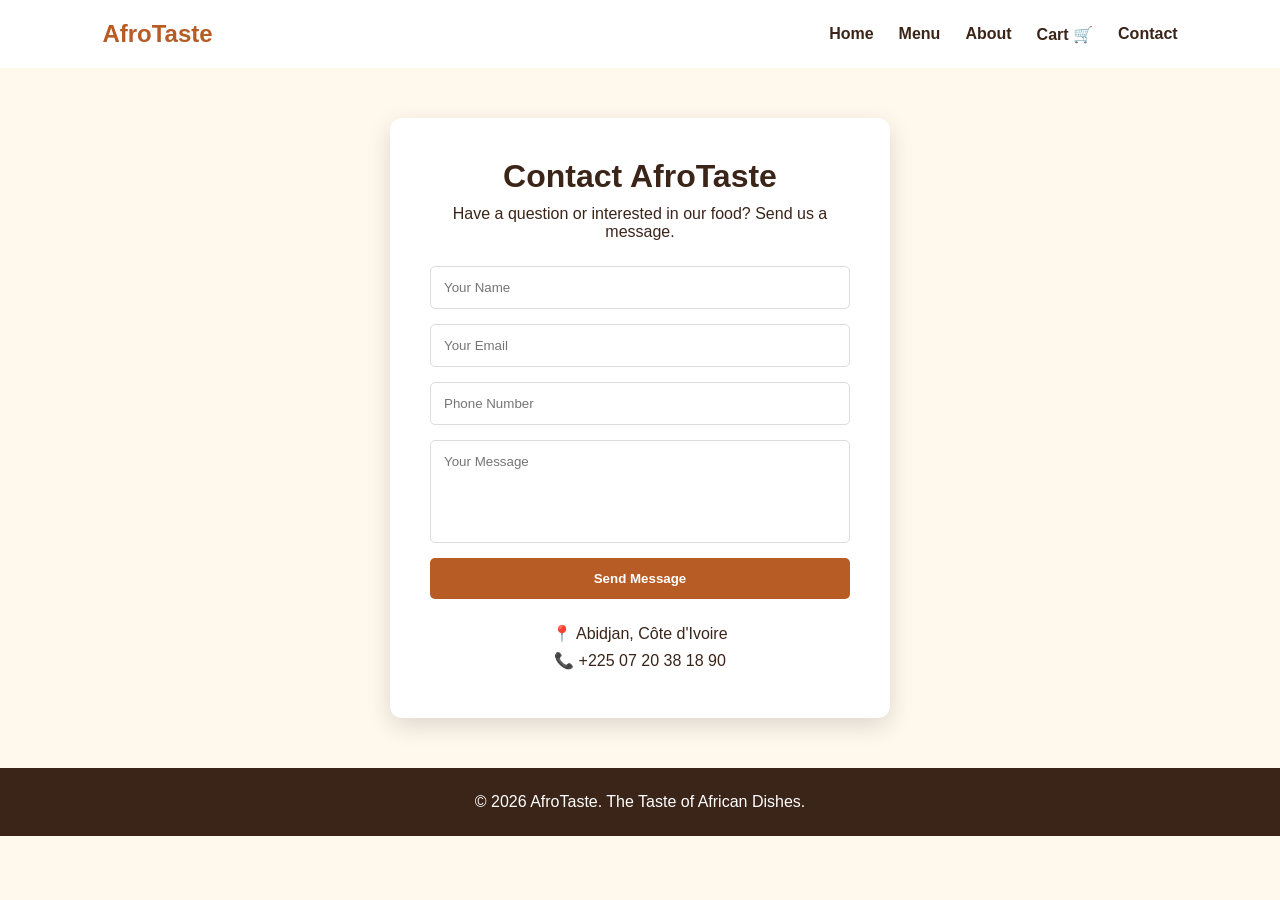
<file: contact.html>
<!DOCTYPE html>
<html lang="en">
<head>
  <meta charset="UTF-8">
  <meta name="viewport" content="width=device-width, initial-scale=1.0">
  <title>AfroTaste | Contact</title>
  <link rel="stylesheet" href="contact.css">
</head>

<body>

  <nav>
    <h1>AfroTaste</h1>

    <div class="nav-links">
      <a href="index.html">Home</a>
      <a href="index.html#menu">Menu</a>
      <a href="index.html#about">About</a>
      <a href="index.html#cart">Cart 🛒</a>
      <a href="contact.html">Contact</a>
    </div>
  </nav>


  <main class="contact-page">

    <div class="contact-box">

      <h1>Contact AfroTaste</h1>

      <p>
        Have a question or interested in our food?
        Send us a message.
      </p>

      <form id="contactForm">

        <input
          type="text"
          placeholder="Your Name"
          required
        >

        <input
          type="email"
          placeholder="Your Email"
          required
        >

        <input
          type="tel"
          placeholder="Phone Number"
        >

        <textarea
          placeholder="Your Message"
          rows="5"
          required
        ></textarea>

        <button type="submit">Send Message</button>

      </form>

      <div class="contact-info">
        <p>📍 Abidjan, Côte d'Ivoire</p>
        <p>📞 +225 07 20 38 18 90</p>
      </div>

    </div>

  </main>


  <footer>
    <p>© 2026 AfroTaste. The Taste of African Dishes.</p>
  </footer>


  <script src="contact.js"></script>

</body>
</html>
</file>
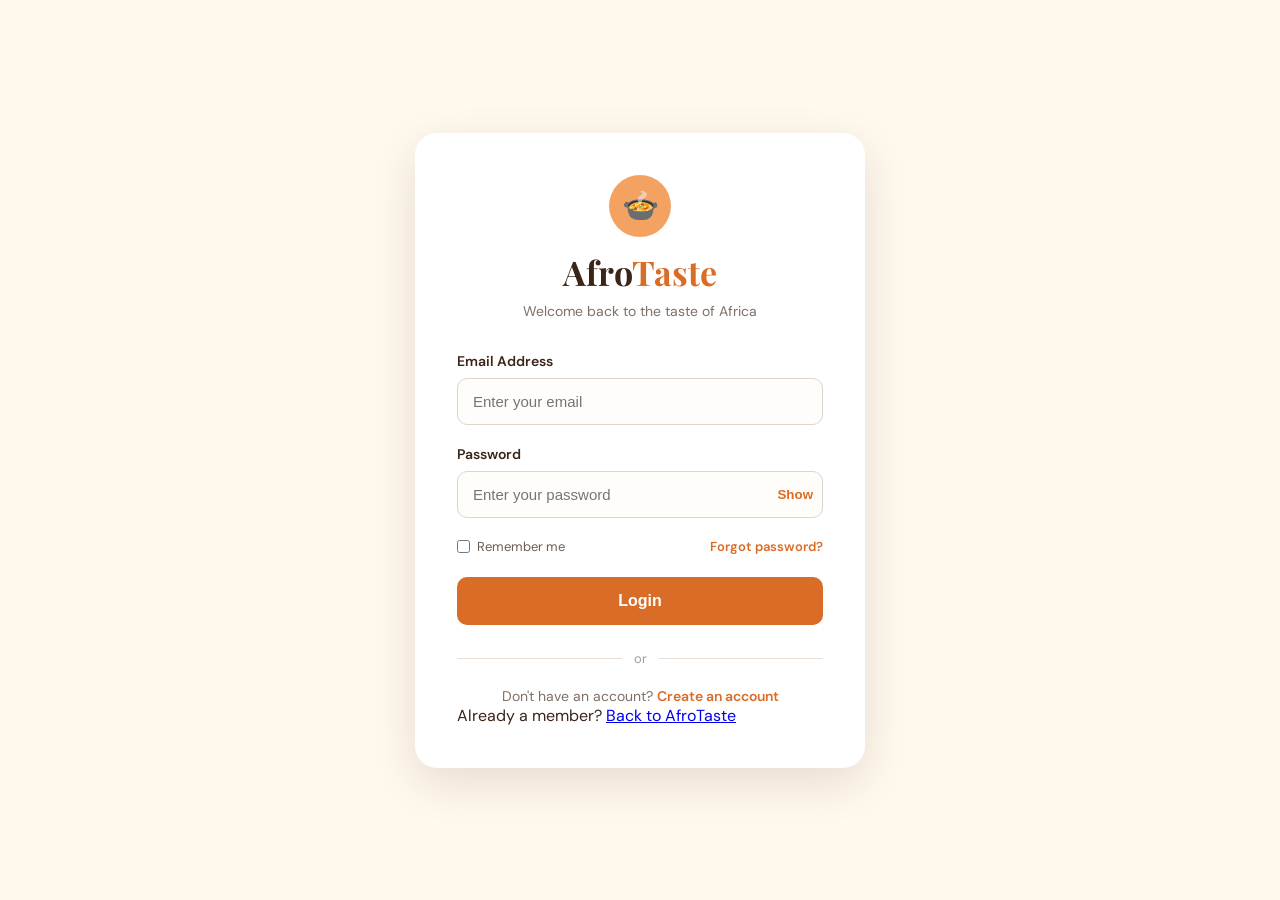
<file: login.html>
<!DOCTYPE html>
<html lang="en">
<head>
    <meta charset="UTF-8">
    <meta name="viewport" content="width=device-width, initial-scale=1.0">
    <title>Login | AfroTaste</title>
    <link rel="stylesheet" href="login.css">
</head>

<body>

    <main class="login-page">

        <div class="login-card">

            <div class="brand">
                <div class="logo">🍲</div>
                <h1>Afro<span>Taste</span></h1>
                <p>Welcome back to the taste of Africa</p>
            </div>

            <form id="loginForm">

                <div class="form-group">
                    <label for="email">Email Address</label>
                    <input
                        type="email"
                        id="email"
                        name="email"
                        placeholder="Enter your email"
                        required
                    >
                </div>

                <div class="form-group">
                    <label for="password">Password</label>

                    <div class="password-box">
                        <input
                            type="password"
                            id="password"
                            name="password"
                            placeholder="Enter your password"
                            required
                        >

                        <button
                            type="button"
                            id="togglePassword"
                            class="toggle-password"
                        >
                            Show
                        </button>
                    </div>
                </div>

                <div class="form-options">
                    <label class="remember">
                        <input type="checkbox" id="remember">
                        <span>Remember me</span>
                    </label>

                    <a href="#" id="forgotPassword">Forgot password?</a>
                </div>

                <button type="submit" class="login-button">
                    Login
                </button>

            </form>

            <div class="divider">
                <span>or</span>
            </div>

           <p class="signup-text">
             Don't have an account?
               <a href="signup.html">Create an account</a>
            </p>

           <p class="return-text">
             Already a member? <a href="index.html">Back to AfroTaste</a>
           </p>

        </div>

    </main>

    <script src="login.js"></script>
</body>
</html>
</file>
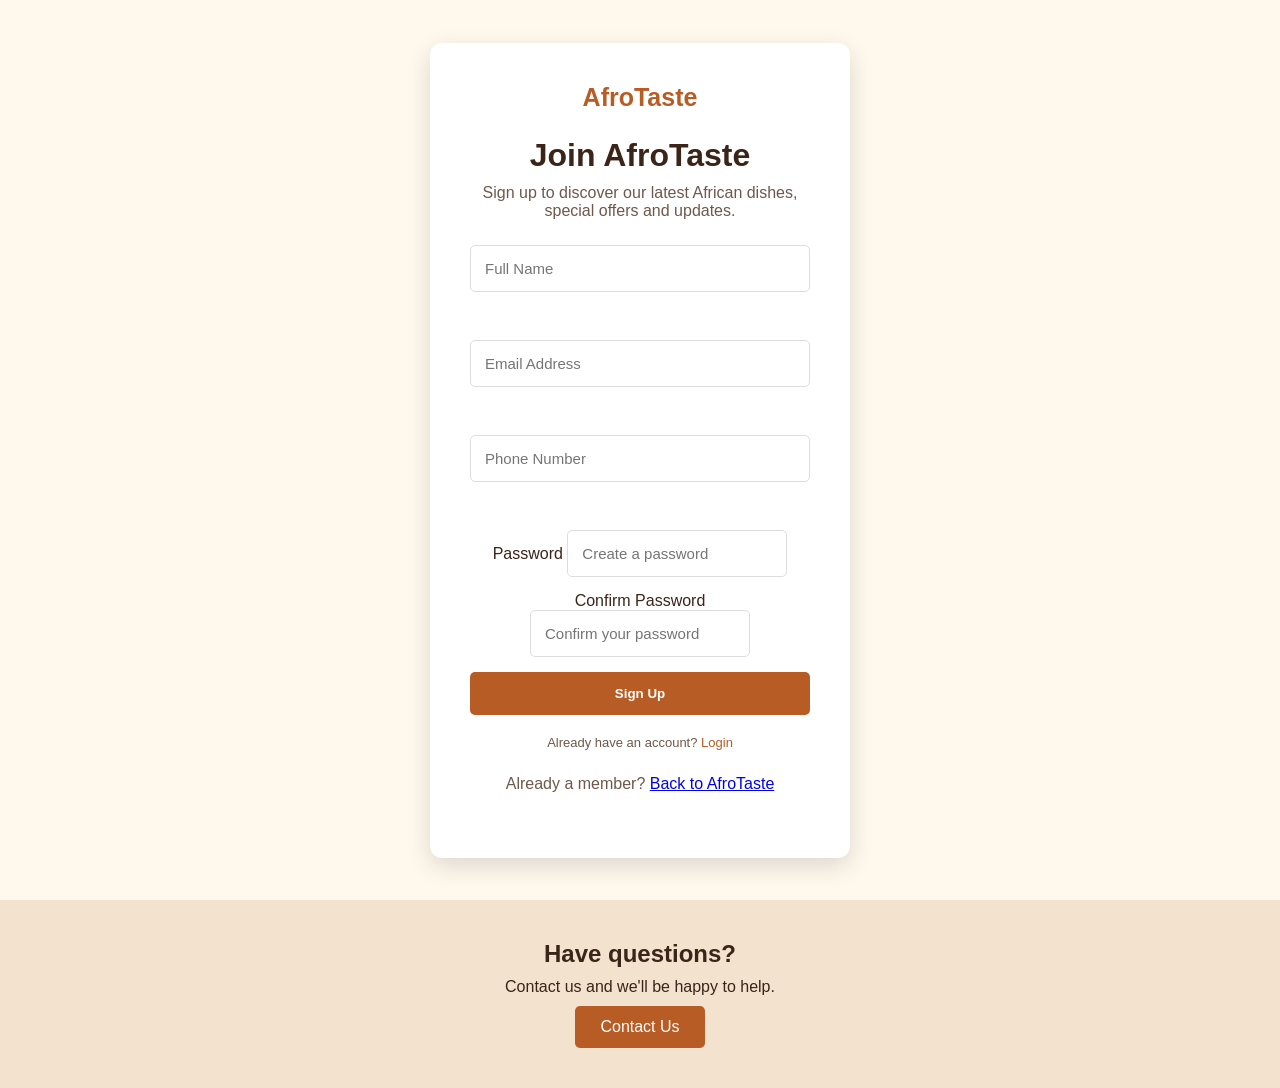
<file: signup.html>
<!DOCTYPE html>
<html lang="en">
<head>
  <meta charset="UTF-8">
  <meta name="viewport" content="width=device-width, initial-scale=1.0">
  <title>AfroTaste | Sign Up</title>
  <link rel="stylesheet" href="signup.css">
</head>

<body>

  <div class="signup-container">

    <div class="signup-box">

      <!-- Logo -->
      <div class="logo">
         <strong>AfroTaste</strong>
      </div>

      <h1>Join AfroTaste</h1>

      <p>
        Sign up to discover our latest African dishes,
        special offers and updates.
      </p>

      <!-- Sign Up Form -->
      <form id="signupForm">

        <input
          type="text"
          placeholder="Full Name"
          required
        >
             <br>
        <input
          type="email"
          id="email"
          placeholder="Email Address"
          required
          
        >

        <br>
        <input
          type="tel"
          placeholder="Phone Number"
          required
        >

        <br>
        <div class="form-group">
         <label for="password">Password</label>
         <input
           type="password"
           id="password"
           name="password"
           placeholder="Create a password"
           required 
         >
        </div>

        <div class="form-group">
         <label for="confirmPassword">Confirm Password</label>
         <input
         type="password"
         id="confirmPassword"
         name="confirmPassword"
         placeholder="Confirm your password"
         required
         >
        </div>

        <button type="submit">
          Sign Up
        </button>

      </form>

       <p class="login-text">
        Already have an account?
        <a href="login.html">Login</a>
       </p>

      <p class="return-text">
        Already a member? <a href="index.html">Back to AfroTaste</a>
      </p>

    </div>

  </div>

  <script src="signup.js"></script>

 

  <section class="cta">
  <h2>Have questions?</h2>
  <p>Contact us and we'll be happy to help.</p>
  <a href="contact.html">Contact Us</a>
</section>

</body>
</html>
</file>
<file: contact.css>
* {
  box-sizing: border-box;
  margin: 0;
  padding: 0;
}

body {
  font-family: Arial, sans-serif;
  color: #3b2418;
  background: #fff8ed;
}


/* Navigation */

nav {
  display: flex;
  justify-content: space-between;
  align-items: center;
  padding: 20px 8%;
  background: white;
}

nav h1 {
  color: #b85c25;
}

.nav-links {
  display: flex;
  gap: 25px;
}

.nav-links a {
  text-decoration: none;
  color: #3b2418;
  font-weight: bold;
}

.nav-links a:hover {
  color: #b85c25;
}


/* Contact */

.contact-page {
  min-height: 75vh;
  display: flex;
  justify-content: center;
  align-items: center;
  padding: 50px 20px;
}

.contact-box {
  width: 100%;
  max-width: 500px;
  background: white;
  padding: 40px;
  border-radius: 12px;
  text-align: center;
  box-shadow: 0 8px 25px #0002;
}

.contact-box h1 {
  margin-bottom: 10px;
}

.contact-box > p {
  margin-bottom: 25px;
}


/* Form */

form {
  display: flex;
  flex-direction: column;
  gap: 15px;
}

input,
textarea {
  width: 100%;
  padding: 13px;
  border: 1px solid #ddd;
  border-radius: 5px;
  font-family: Arial;
}

textarea {
  resize: none;
}

button {
  padding: 13px;
  border: none;
  border-radius: 5px;
  background: #b85c25;
  color: white;
  font-weight: bold;
  cursor: pointer;
}

button:hover {
  background: #8f451c;
}

.contact-info {
  margin-top: 25px;
}

.contact-info p {
  margin: 8px;
}


/* Footer */

footer {
  padding: 25px;
  text-align: center;
  background: #3b2418;
  color: white;
}


/* Mobile */

@media (max-width: 700px) {

  nav {
    flex-direction: column;
    gap: 15px;
  }

  .nav-links {
    gap: 12px;
    flex-wrap: wrap;
    justify-content: center;
  }

  .contact-box {
    padding: 25px;
  }
}
</file>
<file: login.css>
@import url('https://fonts.googleapis.com/css2?family=DM+Sans:wght@400;500;600;700&family=Playfair+Display:wght@600;700&display=swap');

* {
    margin: 0;
    padding: 0;
    box-sizing: border-box;
}

body {
    font-family: "DM Sans", sans-serif;
    background: #fff8ed;
    color: #3b2418;
}

.login-page {
    min-height: 100vh;
    display: flex;
    align-items: center;
    justify-content: center;
    padding: 30px 20px;
}

.login-card {
    width: 100%;
    max-width: 450px;
    padding: 42px;
    background: #fff;
    border-radius: 22px;
    box-shadow: 0 15px 45px rgba(59,36,24,.12);
}

.brand {
    text-align: center;
    margin-bottom: 32px;
}

.logo {
    width: 62px;
    height: 62px;
    margin: 0 auto 12px;
    display: grid;
    place-items: center;
    background: #f4a261;
    border-radius: 50%;
    font-size: 30px;
}

.brand h1 {
    font: 700 34px "Playfair Display", serif;
}

.brand h1 span {
    color: #d96c27;
}

.brand p,
.signup-text {
    color: #806f64;
    font-size: 14px;
}

.brand p {
    margin-top: 7px;
}

.form-group {
    margin-bottom: 20px;
}

.form-group label {
    display: block;
    margin-bottom: 8px;
    font-size: 14px;
    font-weight: 600;
}

.form-group input {
    width: 100%;
    padding: 14px 15px;
    border: 1px solid #dfd4c9;
    border-radius: 10px;
    outline: none;
    background: #fffdf9;
    color: #3b2418;
    font-size: 15px;
}

.form-group input:focus {
    border-color: #d96c27;
    box-shadow: 0 0 0 3px rgba(217,108,39,.1);
}

.password-box {
    position: relative;
}

.password-box input {
    padding-right: 65px;
}

.toggle-password {
    position: absolute;
    right: 10px;
    top: 50%;
    transform: translateY(-50%);
    border: 0;
    background: none;
    color: #d96c27;
    font-weight: 600;
    cursor: pointer;
}

.form-options {
    display: flex;
    justify-content: space-between;
    align-items: center;
    margin: 5px 0 22px;
    font-size: 13px;
}

.remember {
    display: flex;
    align-items: center;
    gap: 7px;
    color: #6e5c51;
}

.remember input {
    accent-color: #d96c27;
}

.form-options a,
.signup-text a {
    color: #d96c27;
    text-decoration: none;
    font-weight: 600;
}

.form-options a:hover,
.signup-text a:hover {
    text-decoration: underline;
}

.login-button {
    width: 100%;
    padding: 15px;
    border: 0;
    border-radius: 10px;
    background: #d96c27;
    color: #fff;
    font-size: 16px;
    font-weight: 700;
    cursor: pointer;
}

.login-button:hover {
    background: #b9541d;
    transform: translateY(-1px);
}

.divider {
    display: flex;
    align-items: center;
    gap: 12px;
    margin: 25px 0 20px;
    color: #a99b91;
    font-size: 13px;
}

.divider::before,
.divider::after {
    content: "";
    flex: 1;
    height: 1px;
    background: #e8ded5;
}

.signup-text {
    text-align: center;
}

.back-home {
    display: block;
    margin-top: 24px;
    text-align: center;
    color: #3b2418;
    font-size: 13px;
    font-weight: 600;
    text-decoration: none;
}

.back-home:hover {
    color: #d96c27;
}

@media (max-width: 500px) {
    .login-card {
        padding: 30px 22px;
    }

    .brand h1 {
        font-size: 30px;
    }

    .form-options {
        gap: 10px;
        align-items: flex-start;
    }
}
</file>
<file: signup.css>
* {
  box-sizing: border-box;
  margin: 0;
  padding: 0;
}

body {
  font-family: Arial, sans-serif;
  background: #fff8ed;
  color: #3b2418;
}

/* Center the form using display flex */

.signup-container {
  min-height: 100vh;
  display: flex;
  justify-content: center;
  align-items: center;
  padding: 20px;
}

.signup-box {
  width: 100%;
  max-width: 420px;
  padding: 40px;
  background: white;
  border-radius: 12px;
  text-align: center;
  box-shadow: 0 8px 25px #0002;
}

/* Logo */

.logo {
  font-size: 25px;
  color: #b85c25;
  margin-bottom: 25px;
}

.signup-box h1 {
  margin-bottom: 10px;
}

.signup-box > p {
  color: #6d584b;
  margin-bottom: 25px;
}

/* Form */

form {
  display: flex;
  flex-direction: column;
  gap: 15px;
}

input {
  padding: 14px;
  border: 1px solid #ddd;
  border-radius: 5px;
  font-size: 15px;
}

button {
  padding: 14px;
  border: none;
  border-radius: 5px;
  background: #b85c25;
  color: white;
  font-weight: bold;
  cursor: pointer;
}

button:hover {
  background: #8f451c;
}

.login-text {
  margin-top: 20px;
  font-size: 13px;
}

.login-text a {
  color: #b85c25;
  text-decoration: none;
}

.cta {
  display: flex;
  flex-direction: column;
  align-items: center;
  gap: 10px;
  padding: 40px 20px;
  text-align: center;
  background: #f3e2ce;
}

.cta a {
  padding: 12px 25px;
  background: #b85c25;
  color: white;
  text-decoration: none;
  border-radius: 5px;
}
</file>
